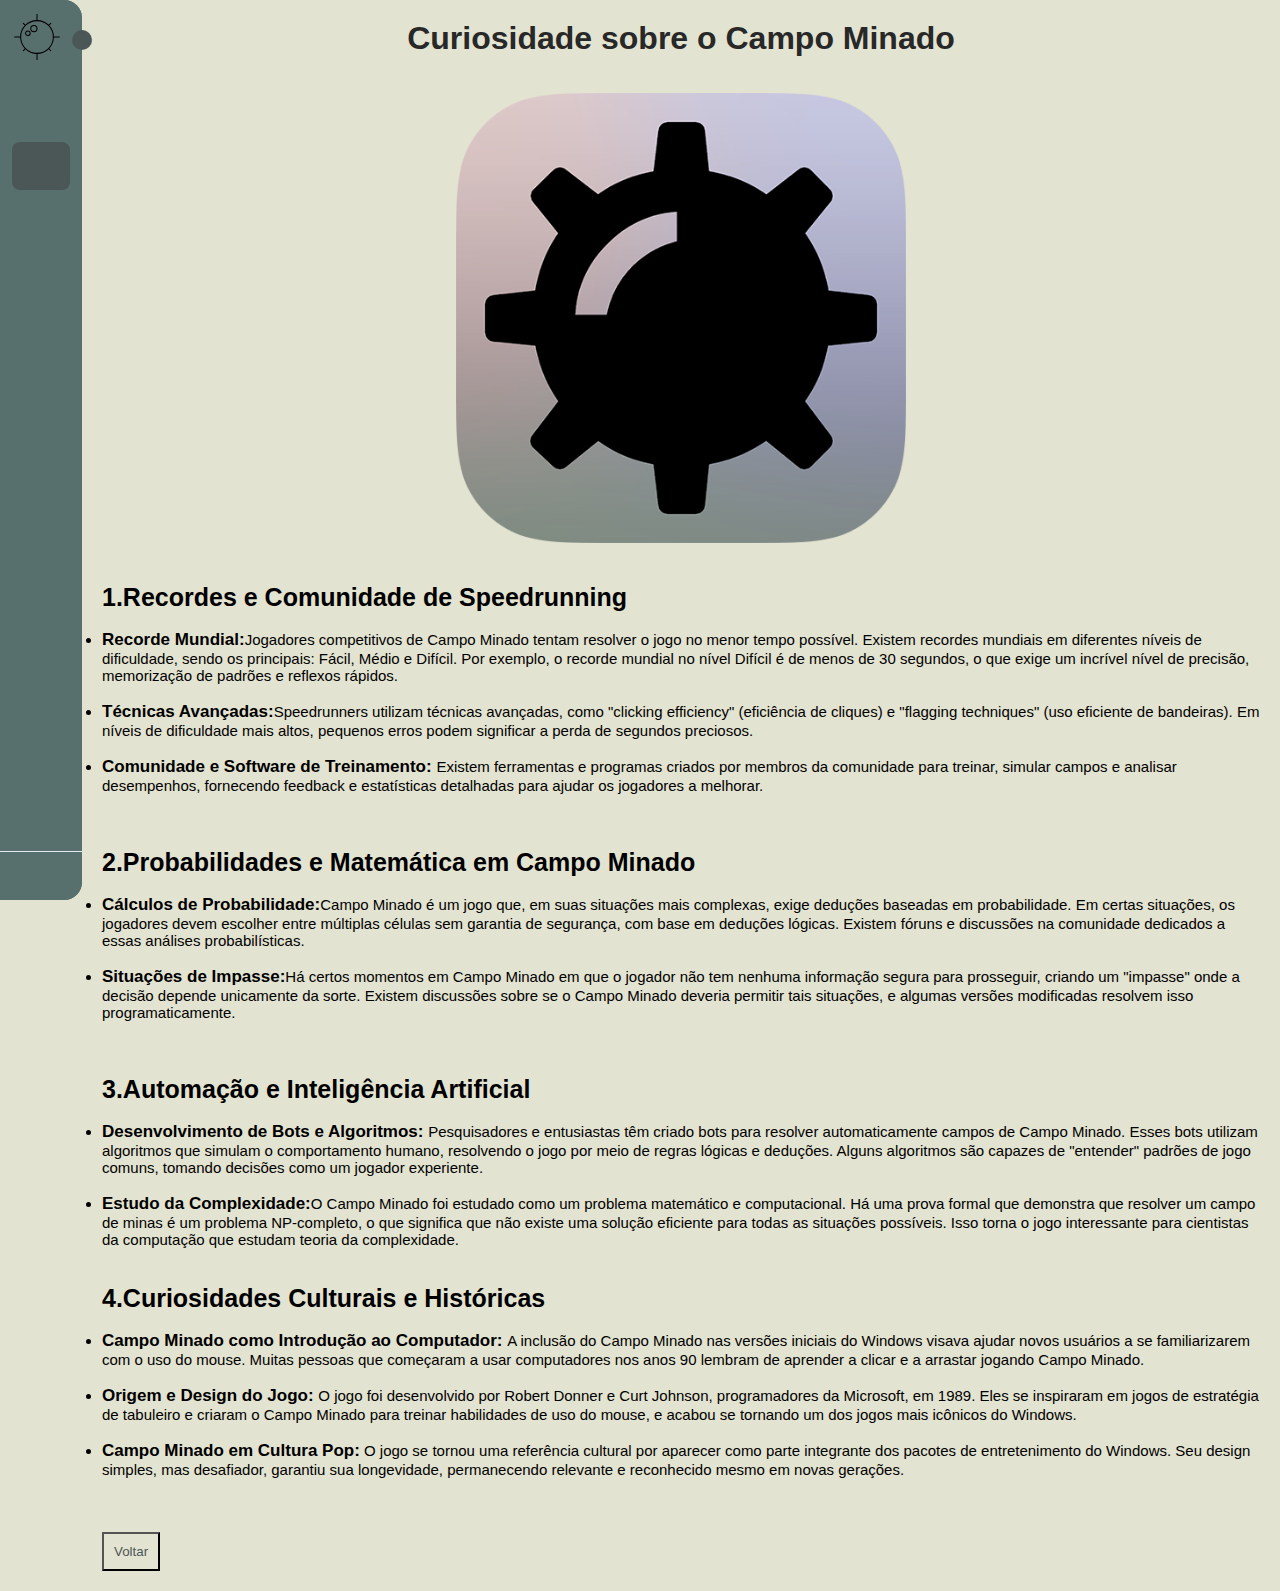
<file: paginas/Curiosidades.html>
<!DOCTYPE html>
<html lang="pt-br">
  <head>
    <meta charset="UTF-8" />
    <meta name="viewport" content="width=device-width, initial-scale=1.0" />
    <link
      rel="stylesheet"
      href="https://cdnjs.cloudflare.com/ajax/libs/font-awesome/6.5.1/css/all.min.css"
      integrity="sha512-DTOQO9RWCH3ppGqcWaEA1BIZOC6xxalwEsw9c2QQeAIftl+Vegovlnee1c9QX4TctnWMn13TZye+giMm8e2LwA=="
      crossorigin="anonymous"
      referrerpolicy="no-referrer"
    />
    <link rel="stylesheet" href="../css/style.css" />
    
    <link rel="icon" type="image/png" href="../media/minesweeper.svg" />
    <script src="../js/menu.js"></script>
    <title>Curiosidades sobre o campo minado</title>
  </head>
  <body>
    <nav id="Barra-Lateral">
          <nav id="Barra-Lateral">
      <div id="carregar-menu"><div id="Conteudo-Barra-Lateral">
        <div id="logo">
          <img src="../media/minesweeper.svg" id="logo_avatar" alt="Logo" />
      
          <p id="informacao-logo">
            <span class="item-descricao"> Campo Minado </span>
            <span class="item-descricao">Site sobre campo minado</span>
          </p>
        </div>
      
        <ul id="side_items">
          <li class="side-item" data-page="home.html">
            <a href="../index.html">
              <i class="fa-solid fa-house"></i>
              <span class="item-descricao"> Home </span>
            </a>
          </li>
      
          <li class="side-item active" data-page="dicas.html">
            <a href="../paginas/dicas.html">
              <i class="fa-solid fa-lightbulb"></i>
              <span class="item-descricao"> Dicas </span>
            </a>
          </li>
      
          <li class="side-item" data-page="linha-tempo.html">
            <a href="../paginas/linha-tempo.html">
              <i class="fa-solid fa-hourglass-start"></i>
              <span class="item-descricao"> Linha Do Tempo </span>
            </a>
          </li>
      
          <li class="side-item" data-page="jogo.html">
            <a href="../paginas/jogo.html">
              <i class="fa-solid fa-gamepad"></i>
              <span class="item-descricao"> Jogo </span>
            </a>
          </li>
        </ul>
      
        <button id="open_btn" title="Title">
          <i id="open_btn_icon" class="fa-solid fa-chevron-right"></i>
        </button>
      </div>
      
      <div id="login">
        <a href="../paginas/login.html" class="detalhes-link">
          <button id="login_btn">
            <i class="fa-solid fa-right-to-bracket"></i>
            <span class="item-descricao"> Login </span>
          </button>
        </a>
      </div></div>
    </nav>
    </nav>
    <main>
      <div class="titulo-dicas">
        <h1>Curiosidade sobre o Campo Minado</h1>
      </div>
      <br />
      <br />
      <div class="imagem-dica-pagina">
        <img
          src="../media/bomba.png"
          width="450px"
          alt="Conservação do Solo e Recursos "
        />
      </div>
      <br />
      <br />
      <p>
        <div class="texto">
        <strong >1.Recordes e Comunidade de Speedrunning</strong>
        <br /><br>
        <li><b>Recorde Mundial:</b>Jogadores competitivos de Campo Minado tentam resolver o jogo no menor tempo possível. Existem recordes mundiais em diferentes níveis de dificuldade, sendo os principais: Fácil, Médio e Difícil. Por exemplo, o recorde mundial no nível Difícil é de menos de 30 segundos, o que exige um incrível nível de precisão, memorização de padrões e reflexos rápidos.</li><br>
        <li><b>Técnicas Avançadas:</b>Speedrunners utilizam técnicas avançadas, como "clicking efficiency" (eficiência de cliques) e "flagging techniques" (uso eficiente de bandeiras). Em níveis de dificuldade mais altos, pequenos erros podem significar a perda de segundos preciosos.</li><br>
        <li><b>Comunidade e Software de Treinamento: </b>Existem ferramentas e programas criados por membros da comunidade para treinar, simular campos e analisar desempenhos, fornecendo feedback e estatísticas detalhadas para ajudar os jogadores a melhorar.</li><br>
        <br /><br />
        <strong >2.Probabilidades e Matemática em Campo Minado</strong>
        <br /><br>
        <li><b>Cálculos de Probabilidade:</b>Campo Minado é um jogo que, em suas situações mais complexas, exige deduções baseadas em probabilidade. Em certas situações, os jogadores devem escolher entre múltiplas células sem garantia de segurança, com base em deduções lógicas. Existem fóruns e discussões na comunidade dedicados a essas análises probabilísticas.</li><br>
        <li><b>Situações de Impasse:</b>Há certos momentos em Campo Minado em que o jogador não tem nenhuma informação segura para prosseguir, criando um "impasse" onde a decisão depende unicamente da sorte. Existem discussões sobre se o Campo Minado deveria permitir tais situações, e algumas versões modificadas resolvem isso programaticamente.</li><br>
        <br /><br />
        <strong>3.Automação e Inteligência Artificial</strong>
        <br /><br>
        <li><b>Desenvolvimento de Bots e Algoritmos: </b>Pesquisadores e entusiastas têm criado bots para resolver automaticamente campos de Campo Minado. Esses bots utilizam algoritmos que simulam o comportamento humano, resolvendo o jogo por meio de regras lógicas e deduções. Alguns algoritmos são capazes de "entender" padrões de jogo comuns, tomando decisões como um jogador experiente.</li><br>
        <li><b>Estudo da Complexidade:</b>O Campo Minado foi estudado como um problema matemático e computacional. Há uma prova formal que demonstra que resolver um campo de minas é um problema NP-completo, o que significa que não existe uma solução eficiente para todas as situações possíveis. Isso torna o jogo interessante para cientistas da computação que estudam teoria da complexidade.</li>
        <br /><br />
        <strong>4.Curiosidades Culturais e Históricas</strong>
        <br /><br>
        <li><b>Campo Minado como Introdução ao Computador: </b>A inclusão do Campo Minado nas versões iniciais do Windows visava ajudar novos usuários a se familiarizarem com o uso do mouse. Muitas pessoas que começaram a usar computadores nos anos 90 lembram de aprender a clicar e a arrastar jogando Campo Minado.</li><br>
        <li><b>Origem e Design do Jogo: </b>O jogo foi desenvolvido por Robert Donner e Curt Johnson, programadores da Microsoft, em 1989. Eles se inspiraram em jogos de estratégia de tabuleiro e criaram o Campo Minado para treinar habilidades de uso do mouse, e acabou se tornando um dos jogos mais icônicos do Windows.</li><br>
        <li><b>Campo Minado em Cultura Pop:</b> O jogo se tornou uma referência cultural por aparecer como parte integrante dos pacotes de entretenimento do Windows. Seu design simples, mas desafiador, garantiu sua longevidade, permanecendo relevante e reconhecido mesmo em novas gerações.</li><br>
        
      <br /><br />
    </div>
      <button class="botao-cancelar-voltar">
        <a href="./dicas.html" class="detalhes-link">Voltar</a>
      </button>
    </main>
  </body>
</html>
</file>
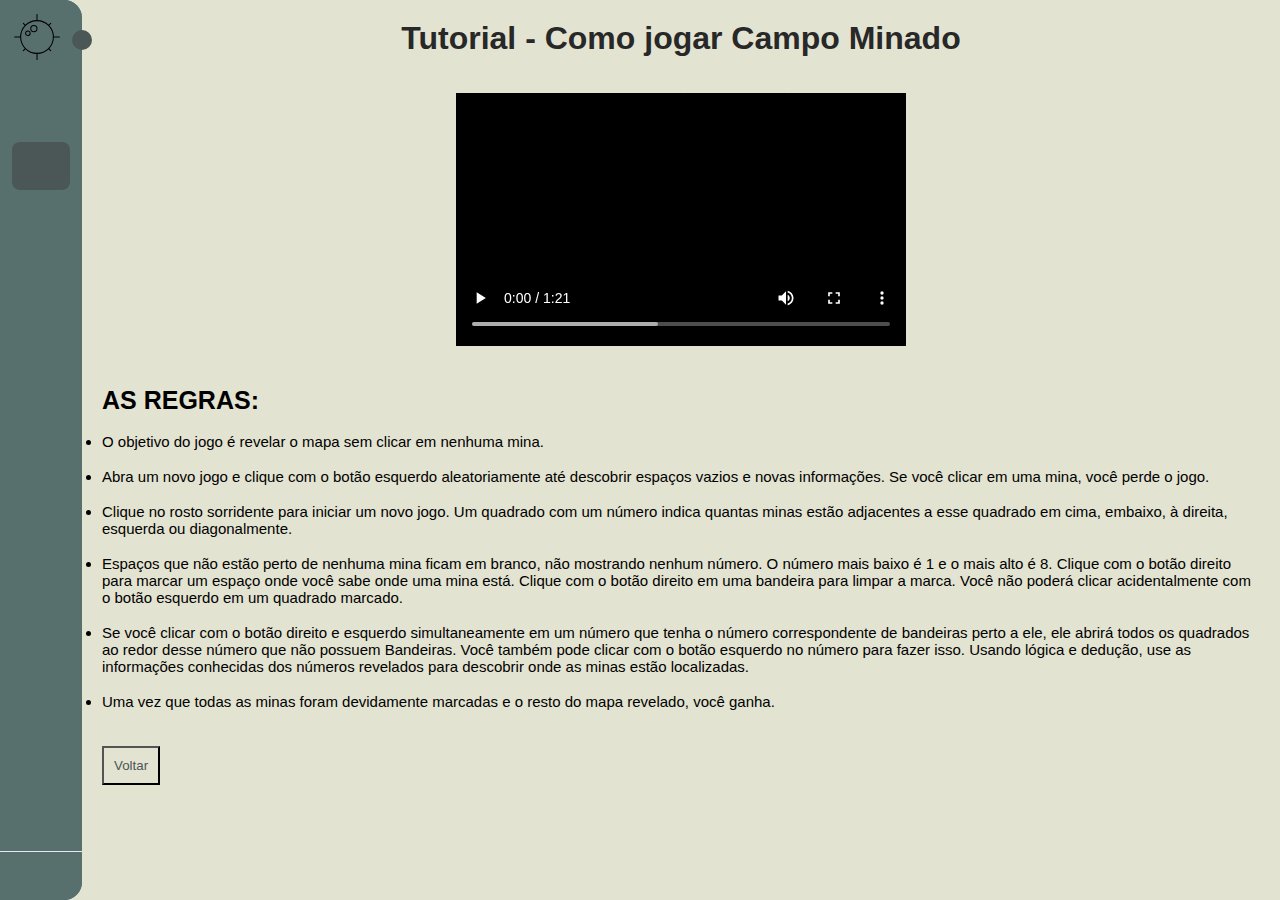
<file: paginas/dica_tutorial.html>
<!DOCTYPE html>
<html lang="pt-br">
  <head>
    <meta charset="UTF-8" />
    <meta name="viewport" content="width=device-width, initial-scale=1.0" />
    <link
      rel="stylesheet"
      href="https://cdnjs.cloudflare.com/ajax/libs/font-awesome/6.5.1/css/all.min.css"
      integrity="sha512-DTOQO9RWCH3ppGqcWaEA1BIZOC6xxalwEsw9c2QQeAIftl+Vegovlnee1c9QX4TctnWMn13TZye+giMm8e2LwA=="
      crossorigin="anonymous"
      referrerpolicy="no-referrer"
    />
    <link rel="stylesheet" href="../css/style.css" />
    
    <link rel="icon" type="image/png" href="../media/minesweeper.svg" />
    <script src="../js/menu.js"></script>
    <title>Tutorial - Como jogar Campo Minado</title>
  </head>
  <body>
    <nav id="Barra-Lateral">
          <nav id="Barra-Lateral">
      <div id="carregar-menu"><div id="Conteudo-Barra-Lateral">
        <div id="logo">
          <img src="../media/minesweeper.svg" id="logo_avatar" alt="Logo" />
      
          <p id="informacao-logo">
            <span class="item-descricao"> Campo Minado </span>
            <span class="item-descricao">Site sobre campo minado</span>
          </p>
        </div>
      
        <ul id="side_items">
          <li class="side-item" data-page="home.html">
            <a href="../index.html">
              <i class="fa-solid fa-house"></i>
              <span class="item-descricao"> Home </span>
            </a>
          </li>
      
          <li class="side-item active" data-page="dicas.html">
            <a href="../paginas/dicas.html">
              <i class="fa-solid fa-lightbulb"></i>
              <span class="item-descricao"> Dicas </span>
            </a>
          </li>
      
          <li class="side-item" data-page="linha-tempo.html">
            <a href="../paginas/linha-tempo.html">
              <i class="fa-solid fa-hourglass-start"></i>
              <span class="item-descricao"> Linha Do Tempo </span>
            </a>
          </li>
      
          <li class="side-item" data-page="jogo.html">
            <a href="../paginas/jogo.html">
              <i class="fa-solid fa-gamepad"></i>
              <span class="item-descricao"> Jogo </span>
            </a>
          </li>
        </ul>
      
        <button id="open_btn" title="Title">
          <i id="open_btn_icon" class="fa-solid fa-chevron-right"></i>
        </button>
      </div>
      
      <div id="login">
        <a href="../paginas/login.html" class="detalhes-link">
          <button id="login_btn">
            <i class="fa-solid fa-right-to-bracket"></i>
            <span class="item-descricao"> Login </span>
          </button>
        </a>
      </div></div>
    </nav>
    </nav>
    <main>
      <div class="titulo-dicas">
        <h1>Tutorial - Como jogar Campo Minado </h1>
      </div>
      <br />
      <br />
      <div class="imagem-dica-pagina">
        <video width="450px" controls>
          <source src="../media/Como jogar Campo Minado.mp4" type="video/mp4">
        </video>
      </div>
      <br />
      <br />
      <p>
        <div class="texto">
        <strong>
          AS REGRAS:</strong><br><br>
          <li>O objetivo do jogo é revelar o mapa sem clicar em nenhuma mina.</li><br>
          <li>Abra um novo jogo e clique com o botão esquerdo aleatoriamente até descobrir espaços vazios e novas informações. Se você clicar em uma mina, você perde o jogo.</li> <br>
          <li>Clique no rosto sorridente para iniciar um novo jogo. Um quadrado com um número indica quantas minas estão adjacentes a esse quadrado em cima, embaixo, à direita, esquerda ou diagonalmente. </li><br>
          <li>Espaços que não estão perto de nenhuma mina ficam em branco, não mostrando nenhum número. O número mais baixo é 1 e o mais alto é 8. Clique com o botão direito para marcar um espaço onde você sabe onde uma mina está. Clique com o botão direito em uma bandeira para limpar a marca. Você não poderá clicar acidentalmente com o botão esquerdo em um quadrado marcado. </li><br>
          <li>Se você clicar com o botão direito e esquerdo simultaneamente em um número que tenha o número correspondente de bandeiras perto a ele, ele abrirá todos os quadrados ao redor desse número que não possuem Bandeiras. Você também pode clicar com o botão esquerdo no número para fazer isso. Usando lógica e dedução, use as informações conhecidas dos números revelados para descobrir onde as minas estão localizadas. </li><br>
          <li>Uma vez que todas as minas foram devidamente marcadas e o resto do mapa revelado, você ganha.</li>
 <br><br></div>
      <button class="botao-cancelar-voltar">
        <a href="./dicas.html" class="detalhes-link">Voltar</a>
      </button>
    </main>
  </body>
</html>
</file>
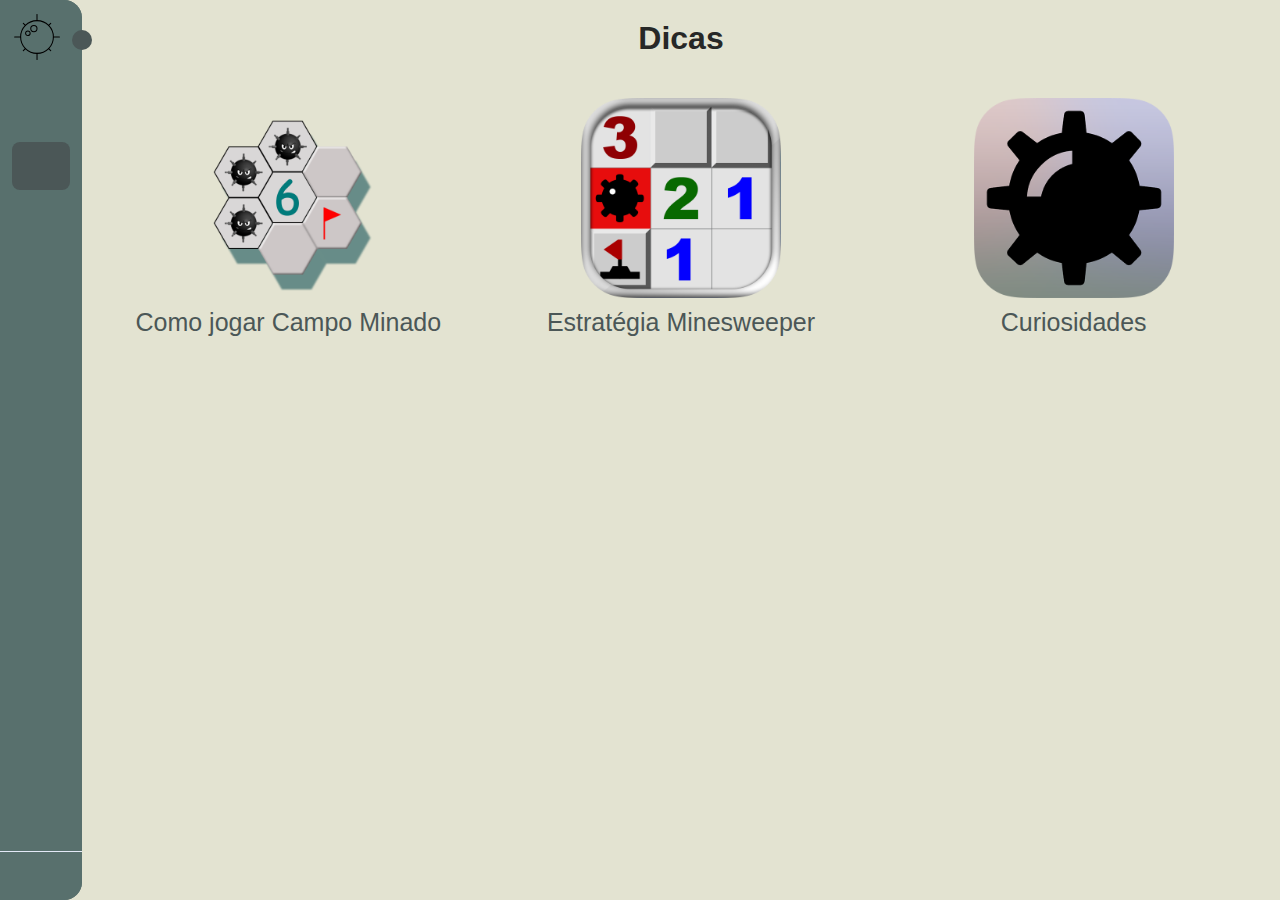
<file: paginas/dicas.html>
<!DOCTYPE html>
<html lang="pt-br">
  <head>
    <meta charset="UTF-8" />
    <meta name="viewport" content="width=device-width, initial-scale=1.0" />
    <link
      rel="stylesheet"
      href="https://cdnjs.cloudflare.com/ajax/libs/font-awesome/6.5.1/css/all.min.css"
      integrity="sha512-DTOQO9RWCH3ppGqcWaEA1BIZOC6xxalwEsw9c2QQeAIftl+Vegovlnee1c9QX4TctnWMn13TZye+giMm8e2LwA=="
      crossorigin="anonymous"
      referrerpolicy="no-referrer"
    />
    <link rel="stylesheet" href="../css/reset.css" />
    <link rel="stylesheet" href="../css/style.css" />
    
    <link rel="icon" type="image/png" href="../media/minesweeper.svg" />
    <script src="../js/menu.js"></script>
    <title>Dicas</title>
  </head>
  <body>
    <nav id="Barra-Lateral">
          <nav id="Barra-Lateral">
      <div id="carregar-menu"><div id="Conteudo-Barra-Lateral">
        <div id="logo">
          <img src="../media/minesweeper.svg" id="logo_avatar" alt="Logo" />
      
          <p id="informacao-logo">
            <span class="item-descricao"> Campo Minado </span>
            <span class="item-descricao">Site sobre campo minado</span>
          </p>
        </div>
      
        <ul id="side_items">
          <li class="side-item" data-page="home.html">
            <a href="../index.html">
              <i class="fa-solid fa-house"></i>
              <span class="item-descricao"> Home </span>
            </a>
          </li>
      
          <li class="side-item active" data-page="dicas.html">
            <a href="../paginas/dicas.html">
              <i class="fa-solid fa-lightbulb"></i>
              <span class="item-descricao"> Dicas </span>
            </a>
          </li>
      
          <li class="side-item" data-page="linha-tempo.html">
            <a href="../paginas/linha-tempo.html">
              <i class="fa-solid fa-hourglass-start"></i>
              <span class="item-descricao"> Linha Do Tempo </span>
            </a>
          </li>
      
          <li class="side-item" data-page="jogo.html">
            <a href="../paginas/jogo.html">
              <i class="fa-solid fa-gamepad"></i>
              <span class="item-descricao"> Jogo </span>
            </a>
          </li>
        </ul>
      
        <button id="open_btn" title="Title">
          <i id="open_btn_icon" class="fa-solid fa-chevron-right"></i>
        </button>
      </div>
      
      <div id="login">
        <a href="../paginas/login.html" class="detalhes-link">
          <button id="login_btn">
            <i class="fa-solid fa-right-to-bracket"></i>
            <span class="item-descricao"> Login </span>
          </button>
        </a>
      </div></div>
    </nav>
    </nav>
    <main>
      <h1 class="titulo-dicas">Dicas</h1>
      <div class="lado-dicas">
        <a
          href="./dica_tutorial.html"
          class="detalhes-link"
        >
          <div class="dicas">
            <img
              src="../media/dica-03.png"
              alt=""
              class="imagem-dica"
            />
            <p class="texto-dica">Como jogar Campo Minado</p>
          </div>
        </a>
        <a href="./Estratégia Minesweeper.html" class="detalhes-link">
          <div class="dicas">
            <img
              src="../media/dica-02.png"
              alt=""
              class="imagem-dica"
            />
            <p class="texto-dica">Estratégia Minesweeper</p>
          </div>
        </a>
        <a
          href="./Curiosidades.html"
          class="detalhes-link"
        >
          <div class="dicas">
            <img
              src="../media/bomba.png"
              alt=""
              class="imagem-dica"
            />
            <p class="texto-dica">Curiosidades</p>
          </div>
        </a>

      </div>
    </main>
  </body>
</html>
</file>
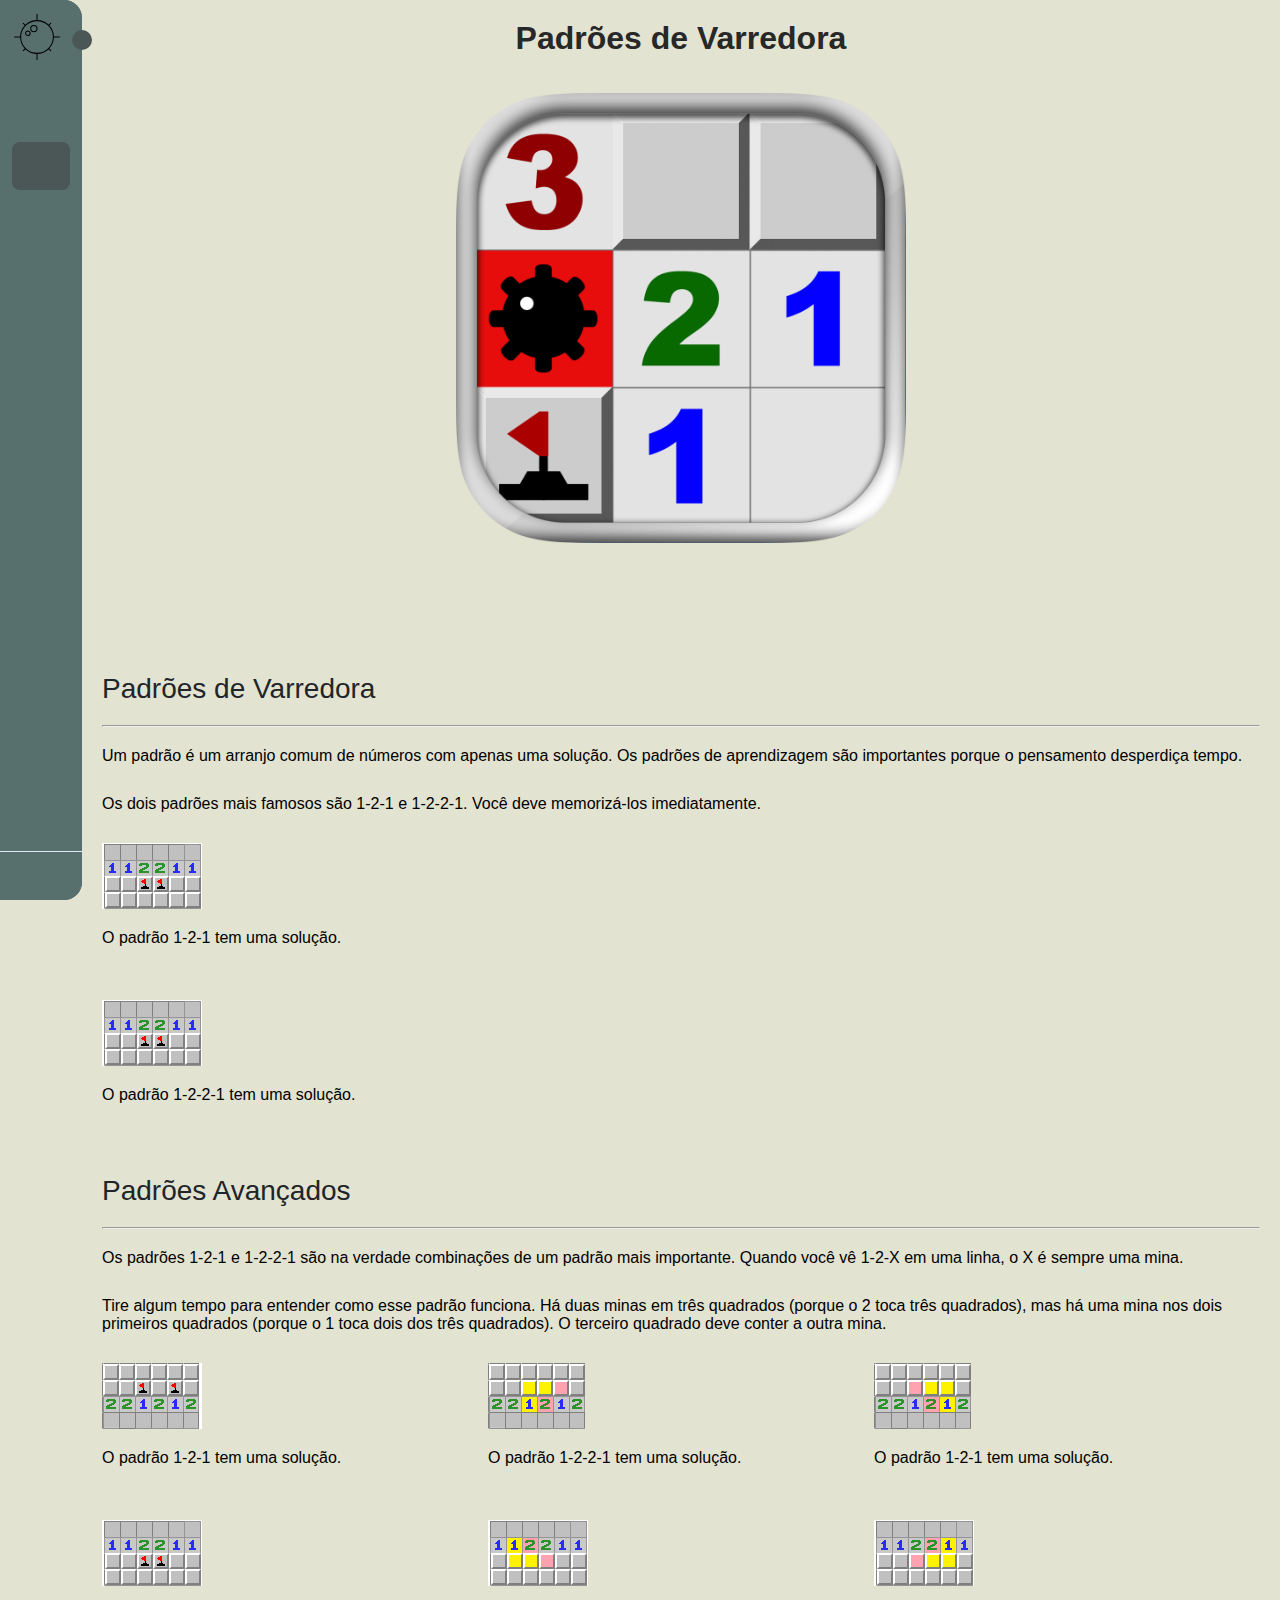
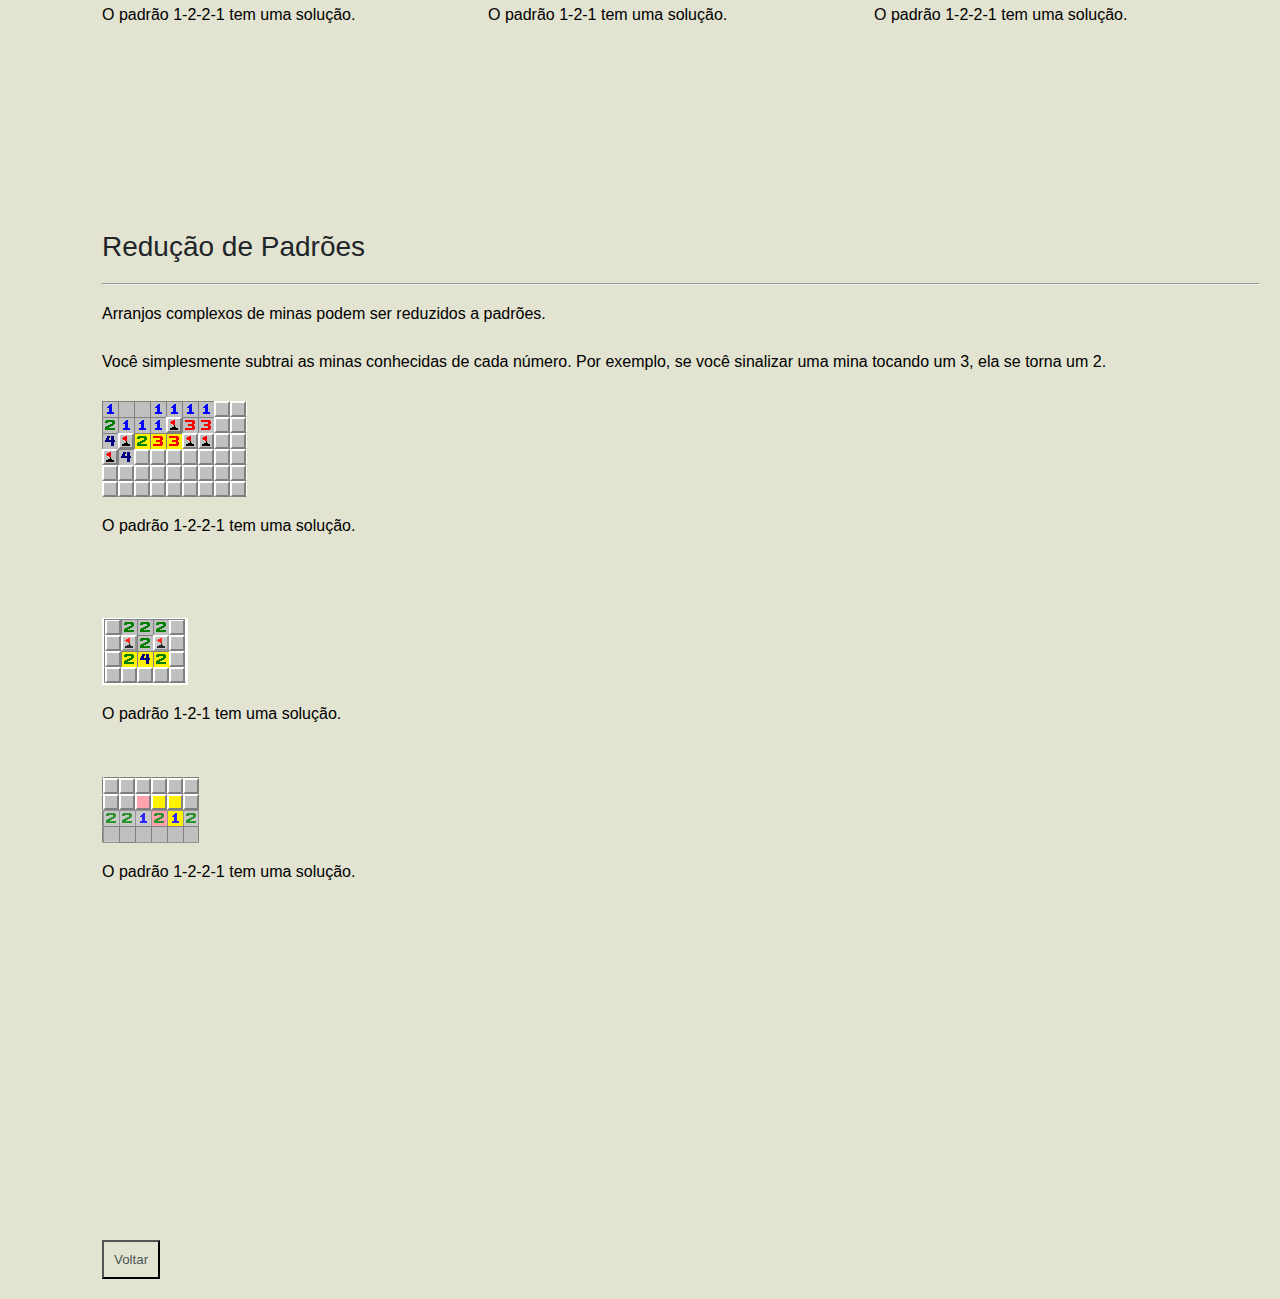
<file: paginas/Estratégia Minesweeper.html>
<!DOCTYPE html>
<html lang="pt-br">
  <head>
    <meta charset="UTF-8" />
    <meta name="viewport" content="width=device-width, initial-scale=1.0" />
    <link
      rel="stylesheet"
      href="https://cdnjs.cloudflare.com/ajax/libs/font-awesome/6.5.1/css/all.min.css"
      integrity="sha512-DTOQO9RWCH3ppGqcWaEA1BIZOC6xxalwEsw9c2QQeAIftl+Vegovlnee1c9QX4TctnWMn13TZye+giMm8e2LwA=="
      crossorigin="anonymous"
      referrerpolicy="no-referrer"
    />
    <link rel="stylesheet" href="../css/reset.css" />
    <link rel="stylesheet" href="../css/style.css" />
    
    <link rel="icon" type="image/png" href="../media/minesweeper.svg" />
    <script src="../js/menu.js"></script>
    <title>Padrões de Varredora</title>
  </head>
  <body>
    <nav id="Barra-Lateral">
          <nav id="Barra-Lateral">
      <div id="carregar-menu"><div id="Conteudo-Barra-Lateral">
        <div id="logo">
          <img src="../media/minesweeper.svg" id="logo_avatar" alt="Logo" />
      
          <p id="informacao-logo">
            <span class="item-descricao"> Campo Minado </span>
            <span class="item-descricao">Site sobre campo minado</span>
          </p>
        </div>
      
        <ul id="side_items">
          <li class="side-item" data-page="home.html">
            <a href="../index.html">
              <i class="fa-solid fa-house"></i>
              <span class="item-descricao"> Home </span>
            </a>
          </li>
      
          <li class="side-item active" data-page="dicas.html">
            <a href="../paginas/dicas.html">
              <i class="fa-solid fa-lightbulb"></i>
              <span class="item-descricao"> Dicas </span>
            </a>
          </li>
      
          <li class="side-item" data-page="linha-tempo.html">
            <a href="../paginas/linha-tempo.html">
              <i class="fa-solid fa-hourglass-start"></i>
              <span class="item-descricao"> Linha Do Tempo </span>
            </a>
          </li>
      
          <li class="side-item" data-page="jogo.html">
            <a href="../paginas/jogo.html">
              <i class="fa-solid fa-gamepad"></i>
              <span class="item-descricao"> Jogo </span>
            </a>
          </li>
        </ul>
      
        <button id="open_btn" title="Title">
          <i id="open_btn_icon" class="fa-solid fa-chevron-right"></i>
        </button>
      </div>
      
      <div id="login">
        <a href="../paginas/login.html" class="detalhes-link">
          <button id="login_btn">
            <i class="fa-solid fa-right-to-bracket"></i>
            <span class="item-descricao"> Login </span>
          </button>
        </a>
      </div></div>
    </nav>
    </nav>
    <main>
      <div class="titulo-dicas">
        <h1>Padrões de Varredora</h1>
      </div>
      <br />
      <br />
      <div class="imagem-dica-pagina">
        <img
          src="../media/dica-02.png"
          width="450px"
          alt="Energia Renovável "
        />
      </div>
      <br />
      <br /><br><br><br><br><br>


      <p class="pp1">Padrões de Varredora</p>
      <hr style="clear:both;">

      <p class="pp2">Um padrão é um arranjo comum de números com apenas uma solução. Os padrões de aprendizagem são importantes porque o pensamento desperdiça tempo.</p>
 
      <p class="pp3">Os dois padrões mais famosos são 1-2-1 e 1-2-2-1. Você deve memorizá-los imediatamente.</p>

      <div class="put2Photos">

        <div class="imgInside">
          <img src="../media/a01.png" alt="s">
          <p>O padrão 1-2-1 tem uma solução.</p>
        </div>
        <div class="imgInside">
          <img src="../media/a02.png" alt="s">
          <p>O padrão 1-2-2-1 tem uma solução.</p>
        </div>

      </div>
      
      <br>
      <p class="pp1">Padrões Avançados</p>
      <hr style="clear:both;">

      <p class="pp2">Os padrões 1-2-1 e 1-2-2-1 são na verdade combinações de um padrão mais importante. Quando você vê 1-2-X em uma linha, o X é sempre uma mina.</p>
      <p class="pp2">Tire algum tempo para entender como esse padrão funciona. Há duas minas em três quadrados (porque o 2 toca três quadrados), mas há uma mina nos dois primeiros quadrados (porque o 1 toca dois dos três quadrados). O terceiro quadrado deve conter a outra mina.</p>

      <div class="flexBoxcaixa">
        <div class="imgInside">
          <img src="../media/b01.png" alt="s">
          <p>O padrão 1-2-1 tem uma solução.</p>
        </div>
        <div class="imgInside">
          <img src="../media/b02.png" alt="s">
          <p>O padrão 1-2-2-1 tem uma solução.</p>
        </div>
        <div class="imgInside">
          <img src="../media/b03.png" alt="s">
          <p>O padrão 1-2-1 tem uma solução.</p>
        </div>
        <div class="imgInside">
          <img src="../media/b04.png" alt="s">
          <p>O padrão 1-2-2-1 tem uma solução.</p>
        </div>
        <div class="imgInside">
          <img src="../media/b05.png" alt="s">
          <p>O padrão 1-2-1 tem uma solução.</p>
        </div>
        <div class="imgInside">
          <img src="../media/b06.png" alt="s">
          <p>O padrão 1-2-2-1 tem uma solução.</p>
        </div>
      </div>
      <br>
      <p class="pp1">Redução de Padrões</p>
      <hr style="clear:both;">
      <p class="pp2"> Arranjos complexos de minas podem ser reduzidos a padrões.</p>
      <p class="pp2"> Você simplesmente subtrai as minas conhecidas de cada número. Por exemplo, se você sinalizar uma mina tocando um 3, ela se torna um 2.</p>

      <div class="imgInside">
        <img src="../media/c1.png" alt="s">
        <p>O padrão 1-2-2-1 tem uma solução.</p>
      </div>
      <div class="imgInside">
        <img src="../media/c2.png" alt="s">
        <p>O padrão 1-2-1 tem uma solução.</p>
      </div>
      <div class="imgInside">
        <img src="../media/b03.png" alt="s">
        <p>O padrão 1-2-2-1 tem uma solução.</p>
      </div>



      <br><br><br><br><br><br><br><br><br><br><br><br><br><br><br>
      <br /><br />
      <button class="botao-cancelar-voltar">
        <a href="./dicas.html" class="detalhes-link">Voltar</a>
      </button>
    </main>
  </body>
</html>
</file>
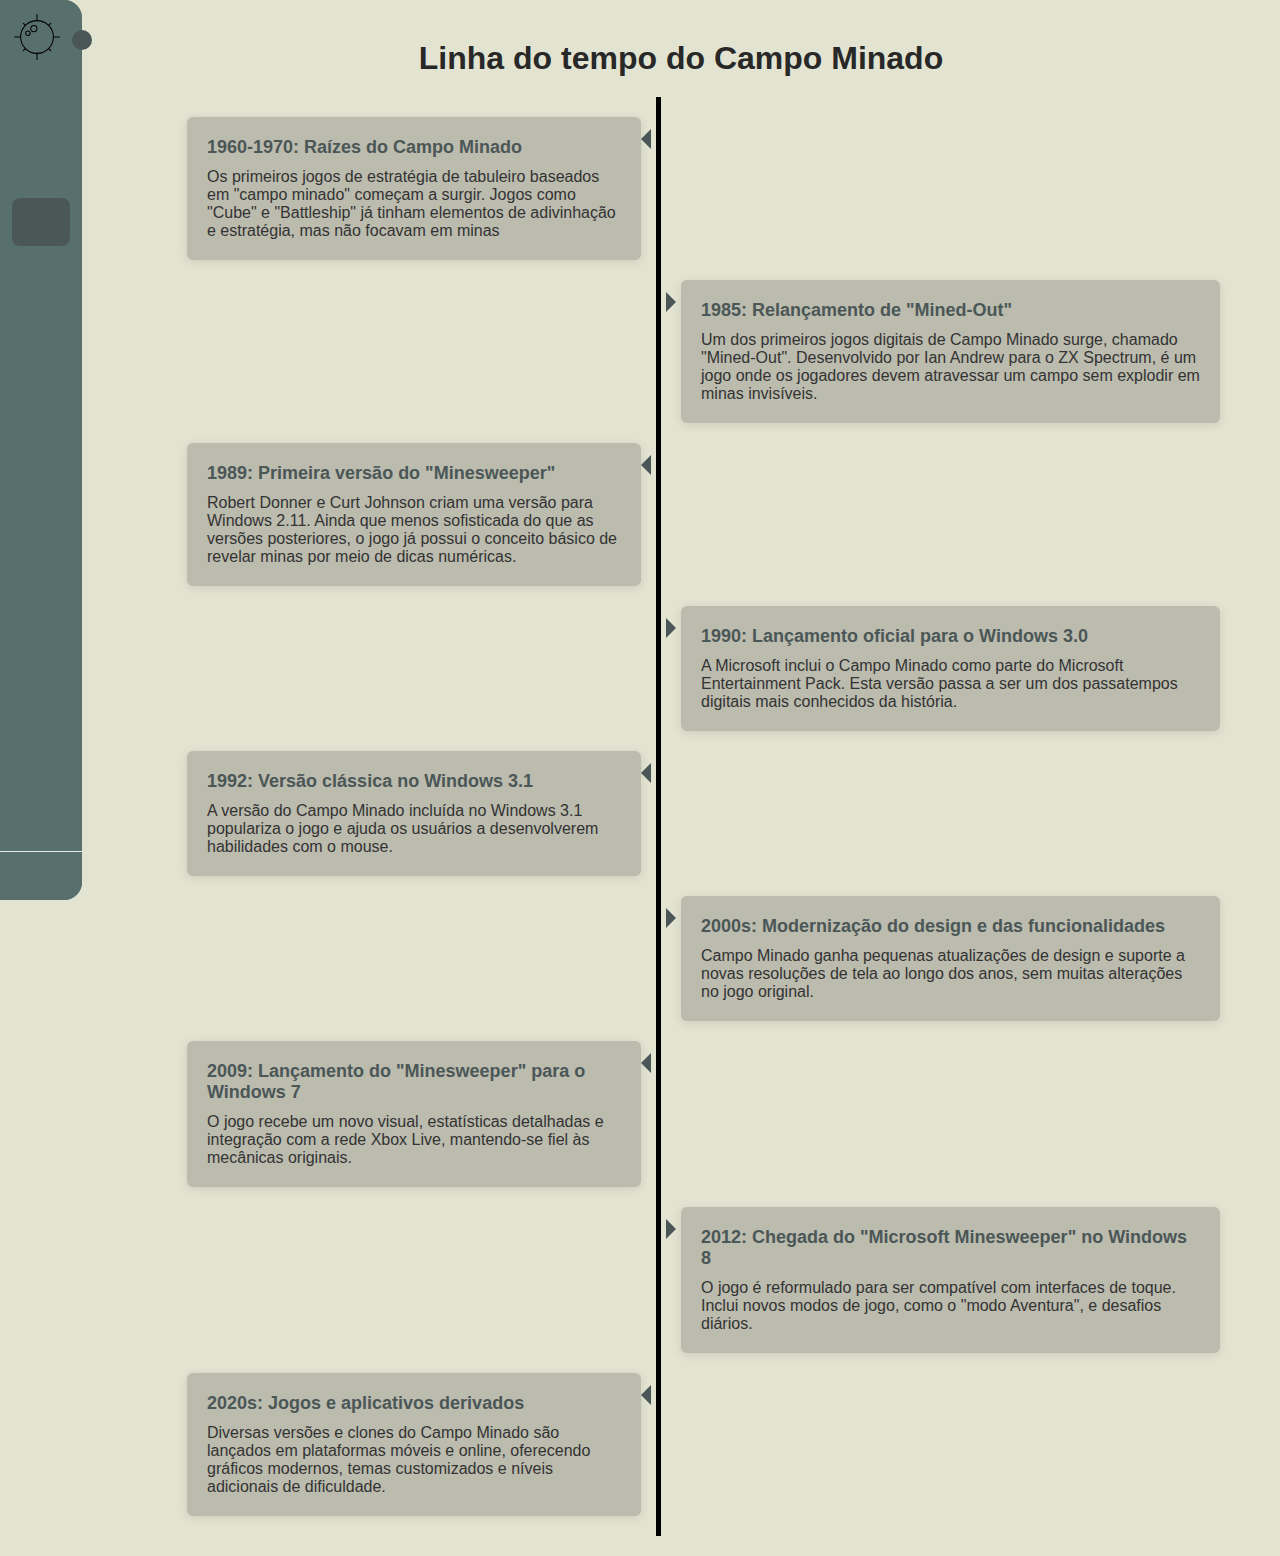
<file: paginas/linha-tempo.html>
<!DOCTYPE html>
<html lang="pt-br">
  <head>
    <meta charset="UTF-8" />
    <meta name="viewport" content="width=device-width, initial-scale=1.0" />
    <link
      rel="stylesheet"
      href="https://cdnjs.cloudflare.com/ajax/libs/font-awesome/6.5.1/css/all.min.css"
      integrity="sha512-DTOQO9RWCH3ppGqcWaEA1BIZOC6xxalwEsw9c2QQeAIftl+Vegovlnee1c9QX4TctnWMn13TZye+giMm8e2LwA=="
      crossorigin="anonymous"
      referrerpolicy="no-referrer"
    />
    <link rel="stylesheet" href="../css/style.css" />
    
    <link rel="stylesheet" href="../css/linha-tempo.css" />
    <link rel="icon" type="image/png" href="../media/minesweeper.svg" />
    <script src="../js/menu.js"></script>
    <title>Linha Do tempo</title>
  </head>
  <body>
    <nav id="Barra-Lateral">
          <nav id="Barra-Lateral">
      <div id="carregar-menu"><div id="Conteudo-Barra-Lateral">
        <div id="logo">
          <img src="../media/minesweeper.svg" id="logo_avatar" alt="Logo" />
      
          <p id="informacao-logo">
            <span class="item-descricao"> Campo Minado </span>
            <span class="item-descricao">Site sobre campo minado</span>
          </p>
        </div>
      
        <ul id="side_items"> 
          <li class="side-item" data-page="home.html">
            <a href="../index.html">
              <i class="fa-solid fa-house"></i>
              <span class="item-descricao"> Home </span>
            </a>
          </li>
      
          <li class="side-item" data-page="dicas.html">
            <a href="../paginas/dicas.html">
              <i class="fa-solid fa-lightbulb"></i>
              <span class="item-descricao"> Dicas </span>
            </a>
          </li>
      
          <li class="side-item active" data-page="linha-tempo.html">
            <a href="../paginas/linha-tempo.html">
              <i class="fa-solid fa-hourglass-start"></i>
              <span class="item-descricao"> Linha Do Tempo </span>
            </a>
          </li>
      
          <li class="side-item" data-page="jogo.html">
            <a href="../paginas/jogo.html">
              <i class="fa-solid fa-gamepad"></i>
              <span class="item-descricao"> Jogo </span>
            </a>
          </li>
        </ul>
      
        <button id="open_btn" title="Title">
          <i id="open_btn_icon" class="fa-solid fa-chevron-right"></i>
        </button>
      </div>
      
      <div id="login">
        <a href="../paginas/login.html" class="detalhes-link">
          <button id="login_btn">
            <i class="fa-solid fa-right-to-bracket"></i>
            <span class="item-descricao"> Login </span>
          </button>
        </a>
      </div></div>
    </nav>
    </nav>
    <main>
      <h1>Linha do tempo do Campo Minado</h1>
      <div class="timeline">
        <div class="container left">
          <div class="content">
            <h2>1960-1970: Raízes do Campo Minado</h2>
            <p>
              Os primeiros jogos de estratégia de tabuleiro 
              baseados em "campo minado" começam a surgir. 
              Jogos como "Cube" e "Battleship" já tinham elementos de adivinhação e estratégia, mas não focavam em minas
            </p>
          </div>
        </div>
        <div class="container right">
          <div class="content">
            <h2>1985: Relançamento de "Mined-Out"</h2>
            <p>
              Um dos primeiros jogos digitais de Campo Minado surge, 
              chamado "Mined-Out". Desenvolvido por Ian Andrew para o 
              ZX Spectrum, é um jogo onde os jogadores devem atravessar 
              um campo sem explodir em minas invisíveis.
            </p>
          </div>
        </div>
        <div class="container left">
          <div class="content">
            <h2>1989: Primeira versão do "Minesweeper"</h2>
            <p>
              Robert Donner e Curt Johnson criam uma versão para Windows 
              2.11. Ainda que menos sofisticada do que as versões posteriores, 
              o jogo já possui o conceito básico de revelar minas por meio de 
              dicas numéricas.
            </p>
          </div>
        </div>
        <div class="container right">
          <div class="content">
            <h2>1990: Lançamento oficial para o Windows 3.0</h2>
            <p>
              A Microsoft inclui o Campo Minado como parte do Microsoft 
              Entertainment Pack. Esta versão passa a ser um dos passatempos 
              digitais mais conhecidos da história.
            </p>
          </div>
        </div>
        <div class="container left">
          <div class="content">
            <h2>1992: Versão clássica no Windows 3.1</h2>
            <p>
              A versão do Campo Minado incluída no Windows 3.1 
              populariza o jogo e ajuda os usuários a desenvolverem 
              habilidades com o mouse.
            </p>
          </div>
        </div>
        <div class="container right">
          <div class="content">
            <h2>2000s: Modernização do design e das funcionalidades</h2>
            <p>
              Campo Minado ganha pequenas atualizações de design e suporte a 
              novas resoluções de tela ao longo dos anos, sem muitas alterações
               no jogo original.
            </p>
          </div>
        </div>
        <div class="container left">
          <div class="content">
            <h2>2009: Lançamento do "Minesweeper" para o Windows 7</h2>
            <p>
              O jogo recebe um novo visual, estatísticas detalhadas e 
              integração com a rede Xbox Live, mantendo-se fiel às mecânicas 
              originais.
            </p>
          </div>
        </div>
      <div class="container right">
        <div class="content">
          <h2>2012: Chegada do "Microsoft Minesweeper" no Windows 8 </h2>
          <p>
            O jogo é reformulado para ser compatível com interfaces de toque. 
            Inclui novos modos de jogo, como o "modo Aventura", e desafios diários.
          </p>
        </div>
      </div>
      <div class="container left">
        <div class="content">
          <h2>2020s: Jogos e aplicativos derivados</h2>
          <p>
            Diversas versões e clones do Campo Minado são 
            lançados em plataformas móveis e online, oferecendo 
            gráficos modernos, temas customizados e níveis adicionais de dificuldade.
          </p>
        </div>
      </div>
      </div>
    </div>
    </main>
  </body>
</html>
</file>
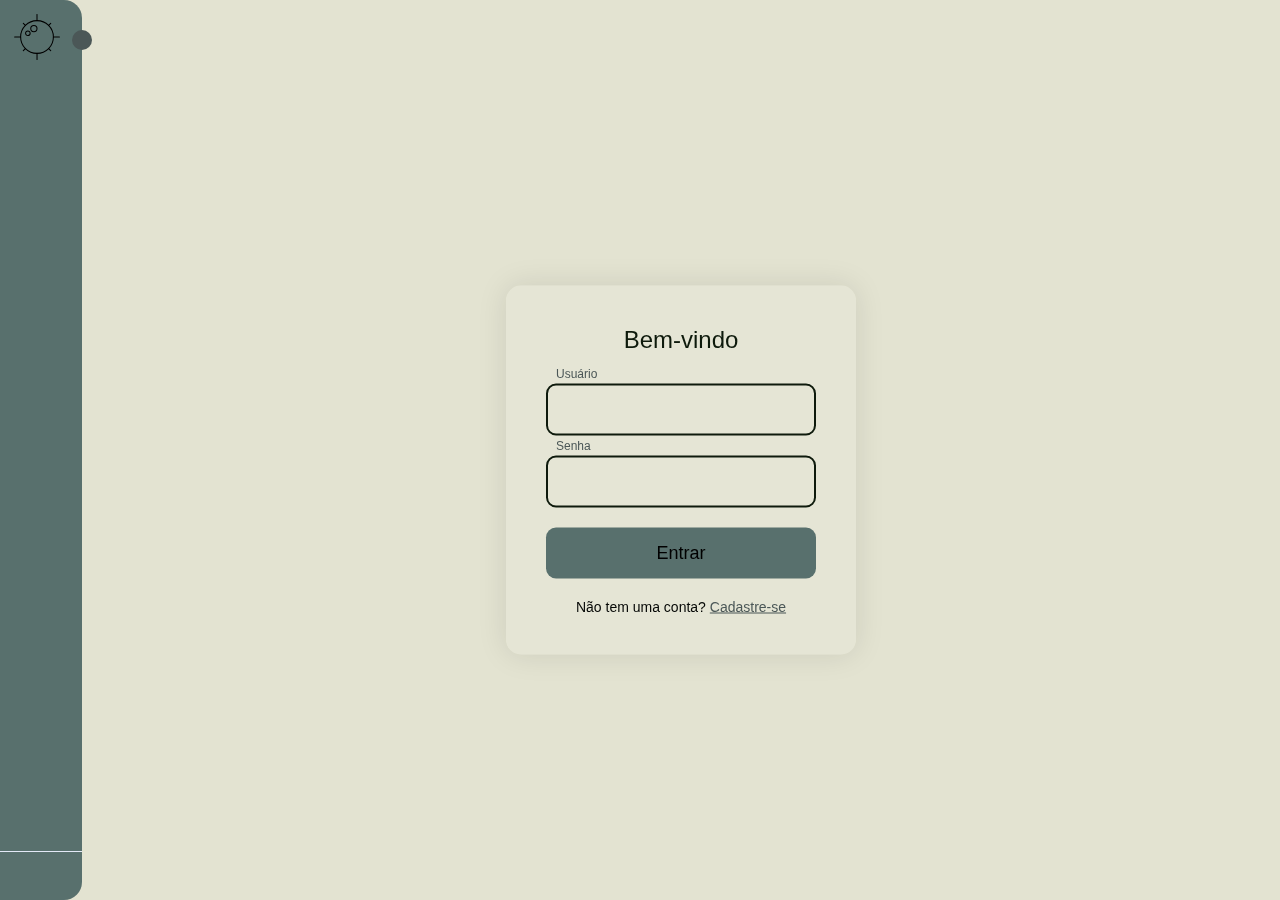
<file: paginas/login.html>
<!DOCTYPE html>
<html lang="pt-br">
  <head>
    <meta charset="UTF-8" />
    <meta name="viewport" content="width=device-width, initial-scale=1.0" />
    <link
      rel="stylesheet"
      href="https://cdnjs.cloudflare.com/ajax/libs/font-awesome/6.5.1/css/all.min.css"
      integrity="sha512-DTOQO9RWCH3ppGqcWaEA1BIZOC6xxalwEsw9c2QQeAIftl+Vegovlnee1c9QX4TctnWMn13TZye+giMm8e2LwA=="
      crossorigin="anonymous"
      referrerpolicy="no-referrer"
    />
    <link rel="stylesheet" href="../css/style.css" />
    
    <link rel="stylesheet" href="../css/login.css" />
    <link rel="icon" type="image/png" href="../media/minesweeper.svg" />
    <script src="../js/menu.js"></script>
    <title>Dicas</title>
  </head>
  <body>
    <nav id="Barra-Lateral"><div id="Conteudo-Barra-Lateral">
      <div id="logo">
        <img src="../media/minesweeper.svg" id="logo_avatar" alt="Logo" />
    
        <p id="informacao-logo">
          <span class="item-descricao"> Campo Minado </span>
          <span class="item-descricao">Site sobre campo minado</span>
        </p>
      </div>
    
      <ul id="side_items">
        <li class="side-item" data-page="home.html">
          <a href="../index.html">
            <i class="fa-solid fa-house"></i>
            <span class="item-descricao"> Home </span>
          </a>
        </li>
    
        <li class="side-item" data-page="dicas.html">
          <a href="../paginas/dicas.html">
            <i class="fa-solid fa-lightbulb"></i>
            <span class="item-descricao"> Dicas </span>
          </a>
        </li>
    
        <li class="side-item" data-page="linha-tempo.html">
          <a href="../paginas/linha-tempo.html">
            <i class="fa-solid fa-hourglass-start"></i>
            <span class="item-descricao"> Linha Do Tempo </span>
          </a>
        </li>
    
        <li class="side-item" data-page="jogo.html">
          <a href="../paginas/jogo.html">
            <i class="fa-solid fa-gamepad"></i>
            <span class="item-descricao"> Jogo </span>
          </a>
        </li>
      </ul>
    
      <button id="open_btn" title="Title">
        <i id="open_btn_icon" class="fa-solid fa-chevron-right"></i>
      </button>
    </div>
    
    <div id="login">
      <a href="../paginas/login.html" class="detalhes-link">
        <button id="login_btn">
          <i class="fa-solid fa-right-to-bracket"></i>
          <span class="item-descricao"> Login </span>
        </button>
      </a>
    </div>
    
    </nav>
    <main >
      <div class="login-wrapper">
        <div class="login-form">
          <h2>Bem-vindo</h2>
          <form action="#" method="POST">
            <div class="input-field">
              <input type="text" id="username" name="username" required />
              <label for="username">Usuário</label>
            </div>
            <div class="input-field">
              <input type="password" id="password" name="password" required />
              <label for="password">Senha</label>
            </div>
            <button type="submit" class="login-btn">Entrar</button>
          </form>
          <p class="signup-text">
            Não tem uma conta? <a href="#">Cadastre-se</a>
          </p>
        </div>
      </div>
    </main>

  </body>
</html>
</file>
<file: css/style.css>
body {
  min-height: 100vh;
  display: flex;
  font-family: Arial, sans-serif;
  background-color: #e3e3d1;
}
* {
  box-sizing: border-box;
  margin: 0;
  padding: 0;
}
main {
  padding: 20px;
  position: absolute;
  z-index: 1;
  padding-left: calc(82px + 20px);
  width: 100%;
}
#Barra-Lateral {
  display: flex;
  flex-direction: column;
  justify-content: space-between;
  background-color: #58706d;
  height: 100vh;
  border-radius: 0px 18px 18px 0px;
  position: fixed;
  transition: all 0.5s;
  min-width: 82px;
  z-index: 2;
}

#Conteudo-Barra-Lateral {
  padding: 12px;
}

#logo {
  display: flex;
  align-items: center;
  gap: 8px;
  margin-bottom: 24px;
}

#logo_avatar {
  width: 50px;
  height: 50px;
  object-fit: cover;
  border-radius: 20px;
}

#informacao-logo {
  display: flex;
  flex-direction: column;
}

#informacao-logo span:last-child {
  color: #000000;
  font-size: 12px;
}

#side_items {
  display: flex;
  flex-direction: column;
  gap: 8px;
  list-style: none;
}

.side-item {
  border-radius: 8px;
  padding: 14px;
  cursor: pointer;
}

.side-item.active {
  background-color: #4b5757;
}

.side-item:hover:not(.active),
#logout_btn:hover {
  background-color: #4b5757;
}

.side-item a {
  text-decoration: none;
  display: flex;
  align-items: center;
  justify-content: center;
  color: #0a0a0a;
}

.side-item.active a {
  color: #e3e9f7;
}

.side-item a i {
  display: flex;
  align-items: center;
  justify-content: center;
  width: 20px;
  height: 20px;
}

#login {
  border-top: 1px solid #e3e9f7;
  padding: 12px;
}

#login_btn {
  border: none;
  padding: 12px;
  font-size: 14px;
  display: flex;
  gap: 20px;
  align-items: center;
  border-radius: 8px;
  text-align: start;
  cursor: pointer;
  background-color: transparent;
}

#open_btn {
  position: absolute;
  top: 30px;
  right: -10px;
  background-color: #4b5757;
  color: #e3e9f7;
  border-radius: 100%;
  width: 20px;
  height: 20px;
  border: none;
  cursor: pointer;
}

#open_btn_icon {
  transition: transform 0.3s ease;
}

.open-sidebar #open_btn_icon {
  transform: rotate(180deg);
}

.item-descricao {
  width: 0px;
  overflow: hidden;
  white-space: nowrap;
  text-overflow: ellipsis;
  font-size: 14px;
  transition: width 0.6s;
  height: 0px;
}

#Barra-Lateral.open-sidebar {
  min-width: 15%;
}

#Barra-Lateral.open-sidebar .item-descricao {
  width: 150px;
  height: auto;
}

#Barra-Lateral.open-sidebar .side-item a {
  justify-content: flex-start;
  gap: 14px;
}

#carregar-menu {
  height: 100%;
  display: flex;
  flex-direction: column;
  justify-content: space-between;
}

.detalhes-link {
  color:#4b5757;
  text-decoration: none;
}
.detalhes-link:hover {
  color: #000000;
}
.index-parte {
  margin: 4%;
  color:#1d1d1d;
  font-size: 25px;
}
.titulo-index {
  text-align: center;
  color: #272827;
}
.index-conteudo {
  text-indent: 2%;
  font-size: 20px;
}
.meus-links{
  margin-top: auto;
  padding: 20px;
}
.meus-links img {
  width: 150px;
  height: 35px;
}
@media (max-width: 480px) {
  .meus-links img {
    width: 120px;
    height: 30px;
  }
  .index-parte {
    margin: 4%;
    color:#1d1d1d;
    font-size: 20px;
  }
  .titulo-index {
    text-align: center;
    color: #272827;
  }
  .index-conteudo {
    text-indent: 2%;
    font-size: 18px;
  }
}

.titulo-dicas {
  text-align: center;
  color: #272827;
}

.dicas {
  display: flex;
  flex-direction: column;
  align-items: center;
  border: 1px solid transparent;
  padding: 10px;
  text-align: center;
}
.imagem-dica {
  max-width: 200px;
  margin-bottom: 10px;
}
.texto-dica {
  margin: 0;
  font-size: 25px;
  max-width: 100%;
}
.texto strong{
  font-size: 25px;
}
.texto li b{
  font-size: 17px;
}
.texto li{
  font-size: 15px;
}
.lado-dicas {
  display: grid;
  grid-template-columns: repeat(auto-fit, minmax(200px, 1fr));
  gap: 20px;
  max-width: 1200px;
  width: 100%;
  margin: 0 auto;
  margin-top: 30px;
}
@media (max-width: 768px) {
  .lado-dicas {
    grid-template-columns: repeat(2, 1fr);
  }
}
@media (max-width: 480px) {
  .lado-dicas {
    grid-template-columns: 1fr;
  }
  .imagem-dica {
    max-width: 100px;
  }
  video{
    width: 300px;
  }
  img{
    width: 300px;
  }
}
.imagem-dica-pagina {
  text-align: center;
}
@media (max-width: 480px) {
  .dicas img{
    width: 100px;height: 100px;
  }
  .texto-dica{
    font-size: 15px;
  }
}
.botao-cancelar-voltar{
  padding: 10px;
  background-color: transparent;
}
</file>
<file: css/linha-tempo.css>
h1 {
  text-align: center;
  padding: 20px;
  color:#272827;
}

.timeline {
  position: relative;
  max-width: 1200px;
  margin: 0 auto;
  padding: 10px 0;
}

.timeline::after {
  content: "";
  position: absolute;
  width: 5px;
  background-color: #000000;
  top: 0;
  bottom: 0;
  left: 50%;
  margin-left: -25px;
}

.container {
  padding: 10px 40px;
  position: relative;
  background-color: inherit;
  width: 50%;
}

.container.left {
  left: 0;
}

.container.right {
  left: 50%;
}

.content {
  padding: 20px;
  background-color: rgba(59, 59, 59, 0.237);
  position: relative;
  border-radius: 6px;
  box-shadow: 0 2px 10px rgba(0, 0, 0, 0.1);
}

.container.left .content {
  margin-left: 45px;
}

.container.right .content {
  margin-left: -40px;
}

.container.left::before,
.container.right::before {
  content: " ";
  height: 0;
  position: absolute;
  top: 22px;
  width: 0;
  z-index: 1;
  border: medium solid #000000;
  border-width: 10px 10px 10px 0;
  border-color: transparent #4b5757 transparent transparent;
}

.container.right::before {
  left: -15px;
  border-width: 10px 0 10px 10px;
  border-color: transparent transparent transparent #4b5757;
}

.container.left::before {
  right: 30px;
}

.content h2 {
  font-size: 18px;
  color: #4b5757;
  margin-bottom: 10px;
}

.content p {
  margin: 0;
  font-size: 16px;
  color: #333;
}

@media screen and (max-width: 768px) {
  .container {
    width: 100%;
    padding-left: 70px;
    padding-right: 25px;
  }

  .container.right {
    left: 0%;
  }

  .container.left .content {
    margin-left: 20px;
  }

  .container.right .content {
    margin-left: 20px;
  }

  .timeline::after {
    left: 50px;
  }

  .container.left::before,
  .container.right::before {
    left: 60px;
    border-width: 10px 10px 10px 0;
    border-color: transparent #121710 transparent transparent;
  }
}
</file>
<file: css/login.css>
.login-wrapper {
  background: rgba(255, 255, 255, 0.1);
  margin: auto;
  margin-top: 50vh; /* Posiciona 50% do topo */
  transform: translateY(-50%); 
  padding: 40px;
  border-radius: 15px;
  backdrop-filter: blur(10px);
  box-shadow: 0 0 30px rgba(0, 0, 0, 0.1);
  max-width: 350px;
  width: 100vh;
  text-align: center;
}

h2 {
  color: #0e1a0c;
  margin-bottom: 30px;
  font-size: 24px;
  font-weight: 300;
}

.input-field {
  position: relative;
  margin-bottom: 20px;
}

.input-field input {
  width: 100%;
  padding: 15px;
  background: none;
  border: 2px solid #0e1a0c;
  border-radius: 10px;
  color: #0e1a0c;
  font-size: 16px;
  outline: none;
}

.input-field label {
  position: absolute;
  top: 50%;
  left: 15px;
  color: #0e1a0c;
  font-size: 16px;
  pointer-events: none;
  transform: translateY(-50%);
  transition: 0.3s;
}

.input-field input:focus + label,
.input-field input:not(:placeholder-shown) + label {
  top: -10px;
  left: 10px;
  font-size: 12px;
  color: #4b5757;
}

.login-btn {
  background-color: #58706d;
  color: #000000;
  padding: 15px;
  border: none;
  border-radius: 10px;
  cursor: pointer;
  font-size: 18px;
  width: 100%;
  transition: background 0.3s ease;
}

.login-btn:hover {
  background-color: #4b5757;
}

.signup-text {
  margin-top: 20px;
  font-size: 14px;
  color: #060806;
}

.signup-text a {
  color: #4b5757;
  text-decoration: underline;
}

.signup-text a:hover {
  color: #58706d;
}
</file>
